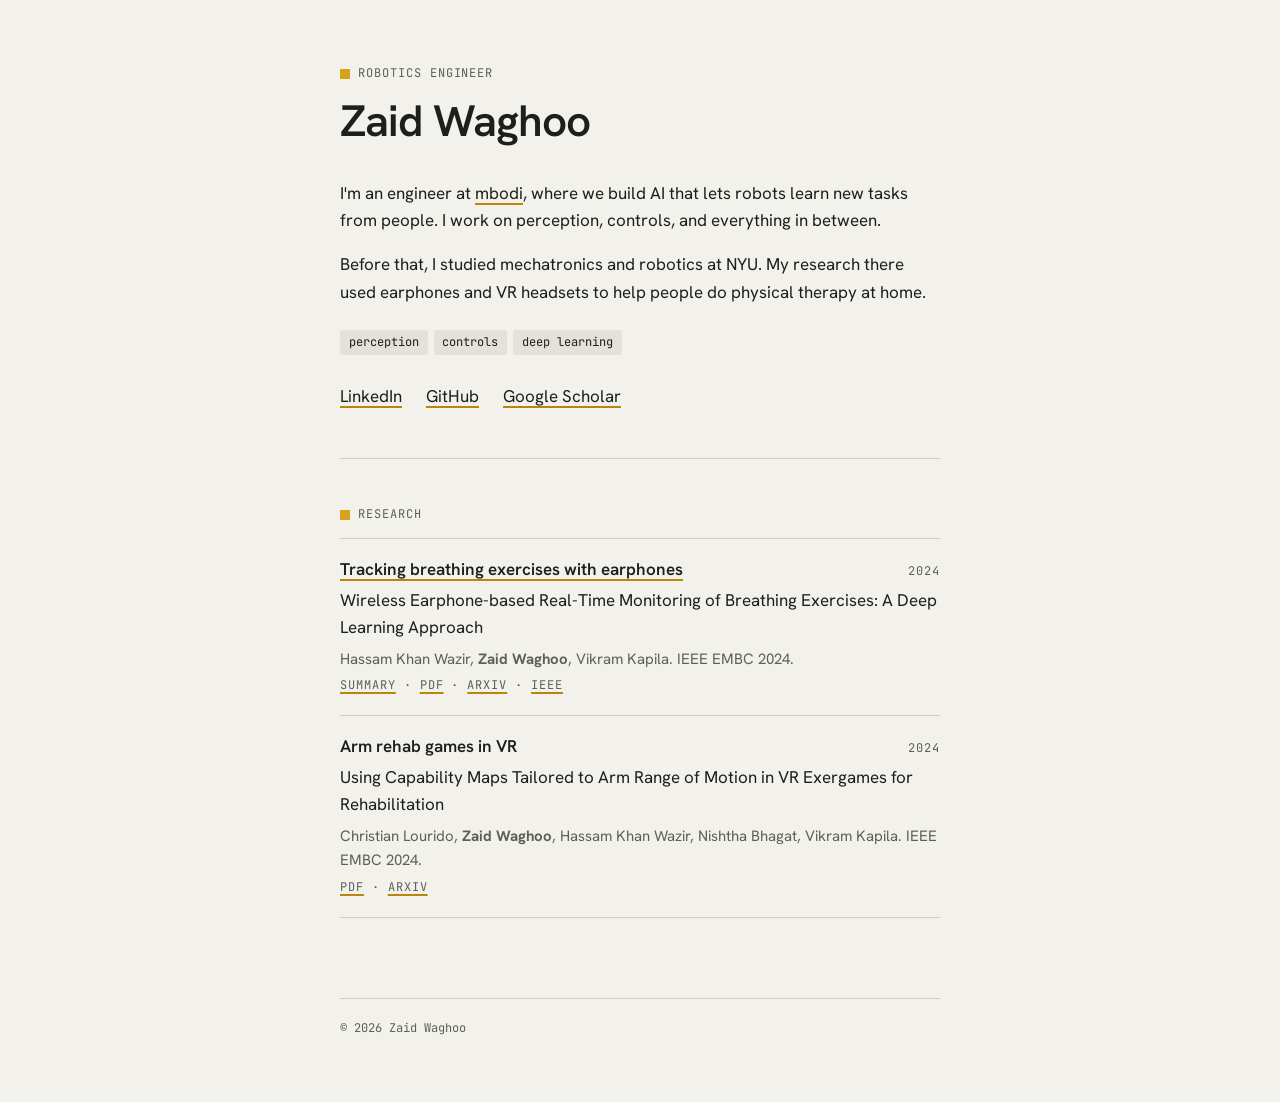
<file: index.html>
<!doctype html>
<html lang="en">
<head>
  <meta charset="utf-8">
  <meta name="viewport" content="width=device-width, initial-scale=1">
  <title>Zaid Waghoo · Robotics Engineer</title>
  <meta name="description" content="Zaid Waghoo is a robotics engineer at mbodi, working on perception, controls, and everything in between.">
  <link rel="canonical" href="https://zaid-waghoo.github.io/">
  <link rel="icon" href="/favicon.svg" type="image/svg+xml">
  <link rel="preload" href="/fonts/hanken-grotesk.woff2" as="font" type="font/woff2" crossorigin>
  <link rel="stylesheet" href="/css/style.css">

  <meta property="og:type" content="website">
  <meta property="og:title" content="Zaid Waghoo · Robotics Engineer">
  <meta property="og:description" content="Robotics engineer at mbodi. Perception, controls, and everything in between.">
  <meta property="og:url" content="https://zaid-waghoo.github.io/">
  <meta name="twitter:card" content="summary">

  <script type="application/ld+json">
  {
    "@context": "https://schema.org",
    "@type": "Person",
    "name": "Zaid Waghoo",
    "jobTitle": "Robotics Engineer",
    "worksFor": {"@type": "Organization", "name": "mbodi", "url": "https://www.mbodi.ai/"},
    "alumniOf": {"@type": "CollegeOrUniversity", "name": "New York University"},
    "url": "https://zaid-waghoo.github.io/",
    "sameAs": [
      "https://www.linkedin.com/in/zaid-waghoo/",
      "https://github.com/Zaid-Waghoo",
      "https://scholar.google.com/citations?user=TG5hWJEAAAAJ"
    ]
  }
  </script>
</head>
<body>
  <a class="skip-link" href="#main">Skip to content</a>

  <main id="main" class="page">
    <header class="intro">
      <p class="label marker">Robotics engineer</p>
      <h1>Zaid Waghoo</h1>
    </header>

    <p>I'm an engineer at <a href="https://www.mbodi.ai/">mbodi</a>, where we
      build AI that lets robots learn new tasks from people. I work on
      perception, controls, and everything in between.</p>

    <p>Before that, I studied mechatronics and robotics at NYU. My research
      there used earphones and VR headsets to help people do physical therapy
      at home.</p>

    <ul class="chips" aria-label="Areas">
      <li>perception</li>
      <li>controls</li>
      <li>deep learning</li>
    </ul>

    <ul class="links">
      <li><a href="https://www.linkedin.com/in/zaid-waghoo/">LinkedIn</a></li>
      <li><a href="https://github.com/Zaid-Waghoo">GitHub</a></li>
      <li><a href="https://scholar.google.com/citations?hl=en&amp;user=TG5hWJEAAAAJ">Google Scholar</a></li>
    </ul>

    <hr>

    <section aria-labelledby="research-heading">
      <h2 id="research-heading" class="label marker">Research</h2>
      <ul class="entry-list">
        <li>
          <div class="entry-head">
            <h3><a href="/projects/breath-monitoring/">Tracking breathing exercises with earphones</a></h3>
            <span class="label">2024</span>
          </div>
          <p>Wireless Earphone-based Real-Time Monitoring of Breathing Exercises: A Deep Learning Approach</p>
          <p class="meta">Hassam Khan Wazir, <strong>Zaid Waghoo</strong>, Vikram Kapila. IEEE EMBC 2024.</p>
          <p class="meta label">
            <a href="/projects/breath-monitoring/">Summary</a> ·
            <a href="/papers/wazir-waghoo-kapila-2024-earphone-breathing.pdf">PDF</a> ·
            <a href="https://arxiv.org/abs/2404.10310">arXiv</a> ·
            <a href="https://doi.org/10.1109/EMBC53108.2024.10782159">IEEE</a>
          </p>
        </li>
        <li>
          <div class="entry-head">
            <h3>Arm rehab games in VR</h3>
            <span class="label">2024</span>
          </div>
          <p>Using Capability Maps Tailored to Arm Range of Motion in VR Exergames for Rehabilitation</p>
          <p class="meta">Christian Lourido, <strong>Zaid Waghoo</strong>, Hassam Khan Wazir,
            Nishtha Bhagat, Vikram Kapila. IEEE EMBC 2024.</p>
          <p class="meta label">
            <a href="/papers/lourido-waghoo-2024-vr-capability-maps.pdf">PDF</a> ·
            <a href="https://arxiv.org/abs/2404.12504">arXiv</a>
          </p>
        </li>
      </ul>
    </section>

    <footer class="site-footer">
      <p>© 2026 Zaid Waghoo</p>
    </footer>
  </main>
</body>
</html>
</file>
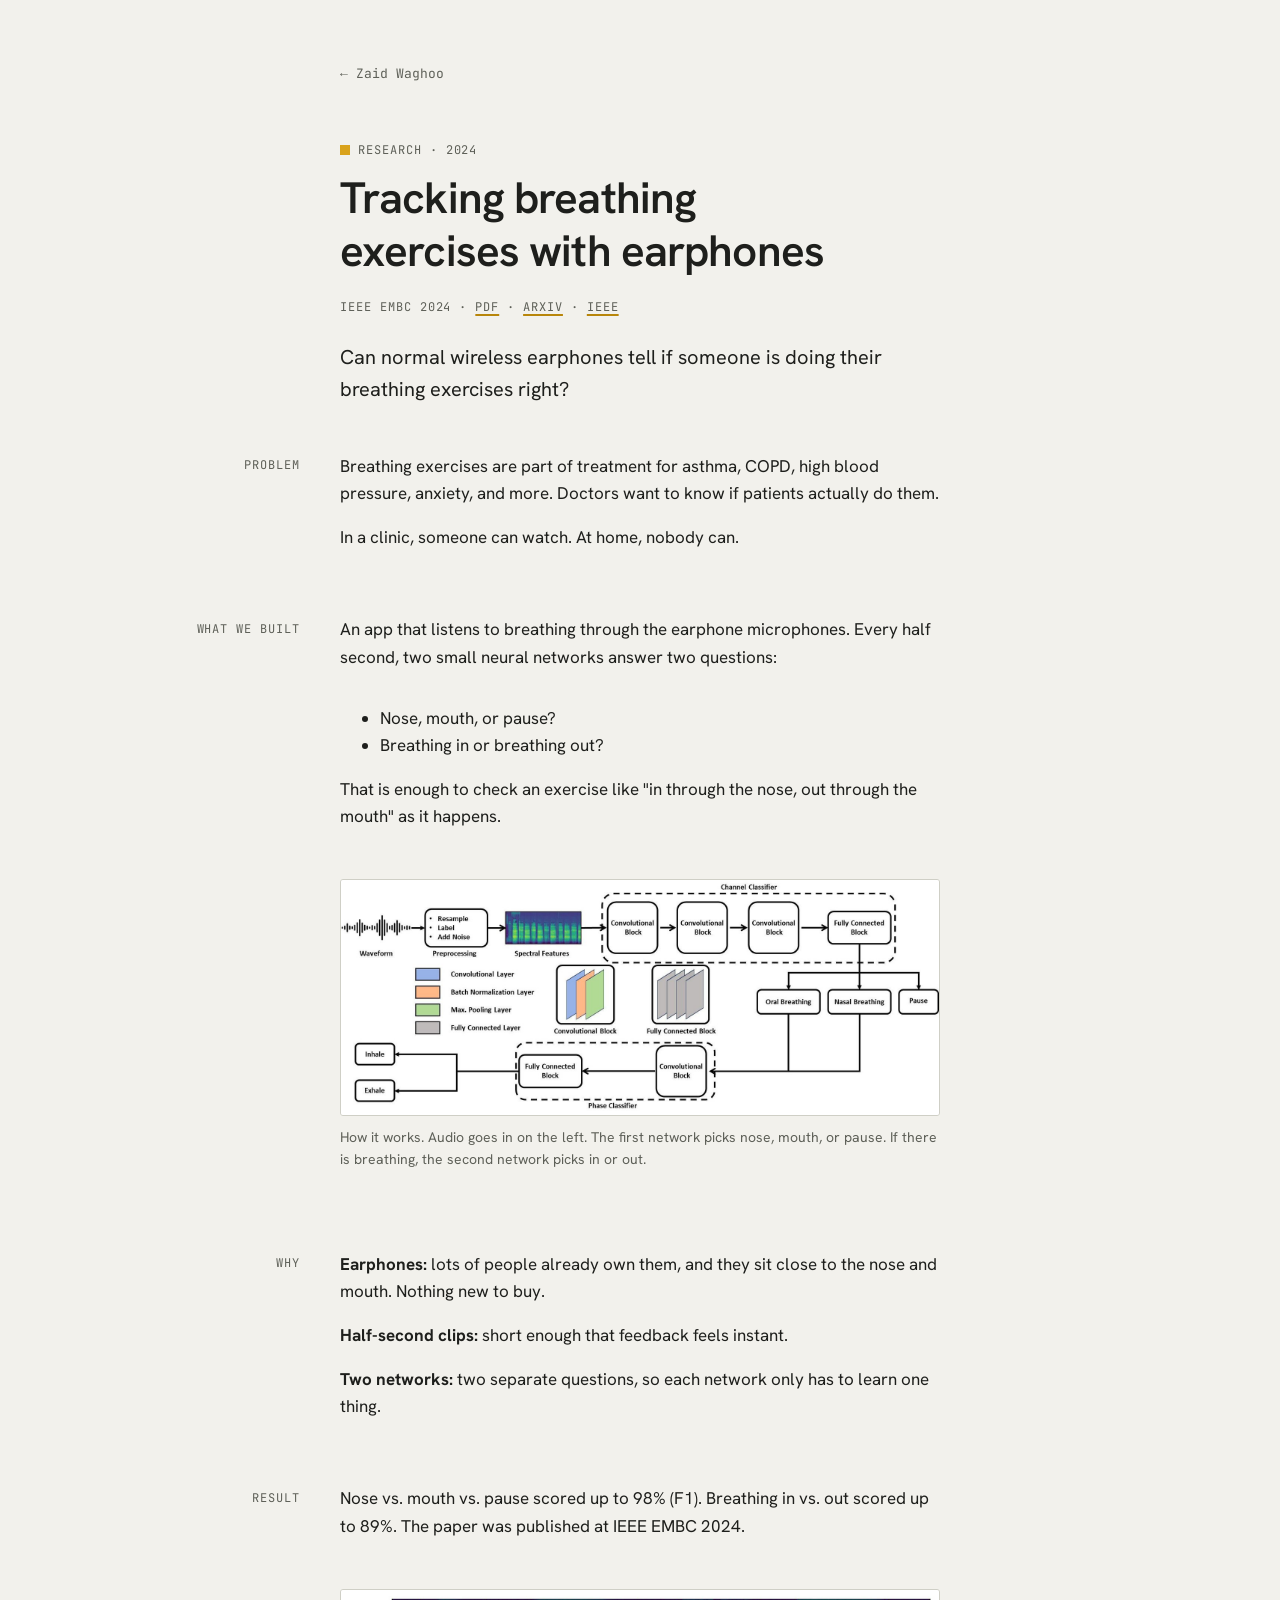
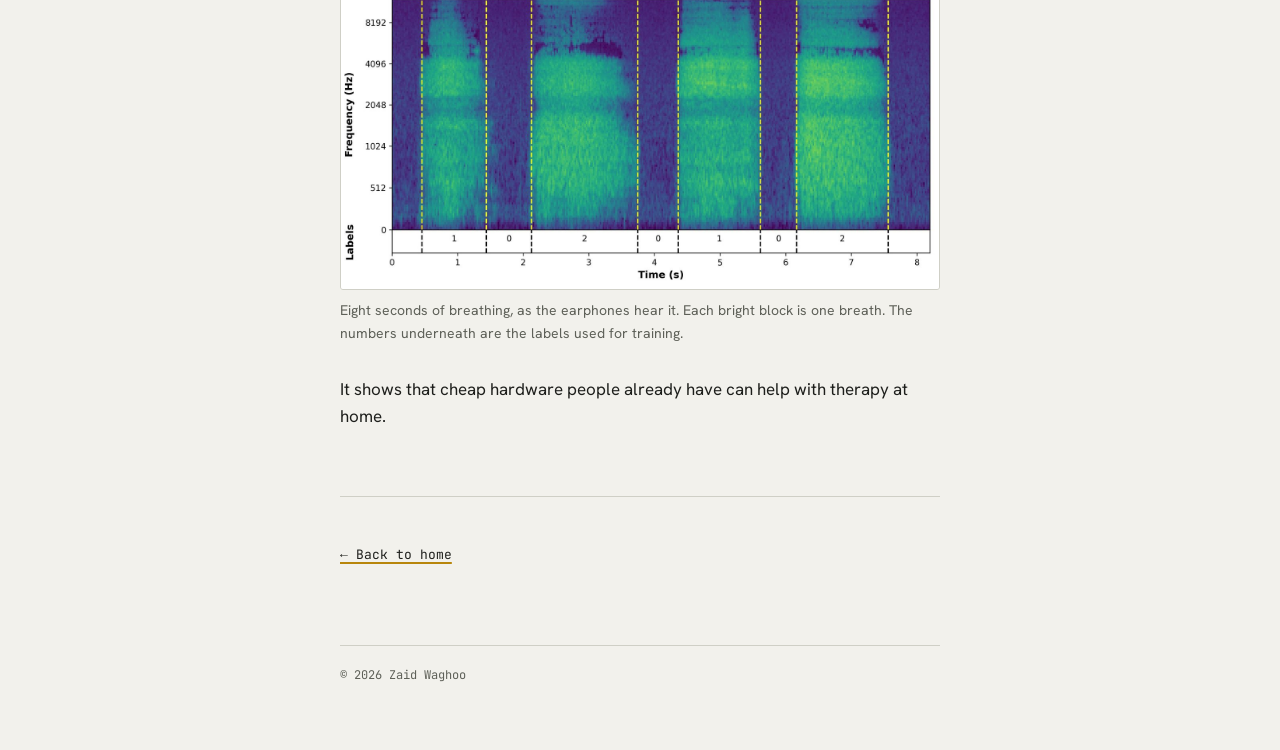
<file: projects/breath-monitoring/index.html>
<!doctype html>
<html lang="en">
<head>
  <meta charset="utf-8">
  <meta name="viewport" content="width=device-width, initial-scale=1">
  <title>Tracking Breathing Exercises with Earphones · Zaid Waghoo</title>
  <meta name="description" content="Using normal wireless earphones to check breathing exercises in real time. Research by Zaid Waghoo and colleagues, IEEE EMBC 2024.">
  <link rel="canonical" href="https://zaid-waghoo.github.io/projects/breath-monitoring/">
  <link rel="icon" href="/favicon.svg" type="image/svg+xml">
  <link rel="preload" href="/fonts/hanken-grotesk.woff2" as="font" type="font/woff2" crossorigin>
  <link rel="stylesheet" href="/css/style.css">

  <meta property="og:type" content="article">
  <meta property="og:title" content="Tracking Breathing Exercises with Earphones · Zaid Waghoo">
  <meta property="og:description" content="Real-time breathing exercise monitoring with wireless earphones. IEEE EMBC 2024.">
  <meta property="og:url" content="https://zaid-waghoo.github.io/projects/breath-monitoring/">
  <meta name="twitter:card" content="summary">

  <script type="application/ld+json">
  {
    "@context": "https://schema.org",
    "@type": "ScholarlyArticle",
    "headline": "Wireless Earphone-based Real-Time Monitoring of Breathing Exercises: A Deep Learning Approach",
    "author": [
      {"@type": "Person", "name": "Hassam Khan Wazir"},
      {"@type": "Person", "name": "Zaid Waghoo", "url": "https://zaid-waghoo.github.io/"},
      {"@type": "Person", "name": "Vikram Kapila"}
    ],
    "datePublished": "2024",
    "publisher": "IEEE",
    "isPartOf": "IEEE Engineering in Medicine and Biology Conference (EMBC) 2024",
    "sameAs": [
      "https://arxiv.org/abs/2404.10310",
      "https://doi.org/10.1109/EMBC53108.2024.10782159"
    ]
  }
  </script>
</head>
<body>
  <a class="skip-link" href="#main">Skip to content</a>

  <div class="page">
    <nav class="site-nav" aria-label="Site">
      <a href="/">← Zaid Waghoo</a>
    </nav>

    <main id="main">
      <header>
        <p class="label marker">Research · 2024</p>
        <h1>Tracking breathing exercises with earphones</h1>
        <p class="details label">
          IEEE EMBC 2024 ·
          <a href="/papers/wazir-waghoo-kapila-2024-earphone-breathing.pdf">PDF</a> ·
          <a href="https://arxiv.org/abs/2404.10310">arXiv</a> ·
          <a href="https://doi.org/10.1109/EMBC53108.2024.10782159">IEEE</a>
        </p>
        <p class="lede">Can normal wireless earphones tell if someone is doing
          their breathing exercises right?</p>
      </header>

      <section class="report-section">
        <h2>Problem</h2>
        <p>Breathing exercises are part of treatment for asthma, COPD, high
          blood pressure, anxiety, and more. Doctors want to know if patients
          actually do them.</p>
        <p>In a clinic, someone can watch. At home, nobody can.</p>
      </section>

      <section class="report-section">
        <h2>What we built</h2>
        <p>An app that listens to breathing through the earphone microphones.
          Every half second, two small neural networks answer two questions:</p>
        <ul>
          <li>Nose, mouth, or pause?</li>
          <li>Breathing in or breathing out?</li>
        </ul>
        <p>That is enough to check an exercise like "in through the nose, out
          through the mouth" as it happens.</p>
        <figure>
          <img src="/images/breath-monitoring/system-diagram.jpg" width="1600" height="628"
            alt="Diagram of the system. Earphone audio is cleaned up and turned into a spectrogram. A channel classifier labels it oral breathing, nasal breathing, or pause. For breathing, a phase classifier then labels it inhale or exhale."
            loading="lazy">
          <figcaption>How it works. Audio goes in on the left. The first network picks
            nose, mouth, or pause. If there is breathing, the second network picks in or out.</figcaption>
        </figure>
      </section>

      <section class="report-section">
        <h2>Why</h2>
        <p><strong>Earphones:</strong> lots of people already own them, and
          they sit close to the nose and mouth. Nothing new to buy.</p>
        <p><strong>Half-second clips:</strong> short enough that feedback feels
          instant.</p>
        <p><strong>Two networks:</strong> two separate questions, so each
          network only has to learn one thing.</p>
      </section>

      <section class="report-section">
        <h2>Result</h2>
        <p>Nose vs. mouth vs. pause scored up to 98% (F1). Breathing in vs. out
          scored up to 89%. The paper was published at IEEE EMBC 2024.</p>
        <figure>
          <img src="/images/breath-monitoring/spectrogram.jpg" width="1500" height="750"
            alt="Spectrogram of about eight seconds of breathing recorded by earphones. Bright bands show each breath, separated by dark pauses, with a label under each segment."
            loading="lazy">
          <figcaption>Eight seconds of breathing, as the earphones hear it. Each bright
            block is one breath. The numbers underneath are the labels used for training.</figcaption>
        </figure>
        <p>It shows that cheap hardware people already have can help with
          therapy at home.</p>
      </section>

      <hr>

      <nav class="pager" aria-label="Site">
        <a href="/">← Back to home</a>
      </nav>
    </main>

    <footer class="site-footer">
      <p>© 2026 Zaid Waghoo</p>
    </footer>
  </div>
</body>
</html>
</file>
<file: css/style.css>
/*
  Zaid Waghoo, personal site.
  One stylesheet for every page. No framework, no build step.

  Look: "workshop". Warm gray paper, a grotesk for reading, a mono for
  labels, and one safety-yellow marker borrowed from robot cells.

  1. Fonts
  2. Colors (light and dark)
  3. Base
  4. Layout
  5. Home page
  6. Project pages
  7. Placeholders
*/

/* 1. Fonts --------------------------------------------------------------
   Self-hosted, Latin only, so there are no requests to other sites. */

@font-face {
  font-family: "Hanken Grotesk";
  src: url("/fonts/hanken-grotesk.woff2") format("woff2");
  font-weight: 400 700;
  font-display: swap;
}

@font-face {
  font-family: "JetBrains Mono";
  src: url("/fonts/jetbrains-mono.woff2") format("woff2");
  font-weight: 400 600;
  font-display: swap;
}

/* 2. Colors ------------------------------------------------------------ */

:root {
  --paper: #f2f1ec;
  --ink: #1e1f1c;
  --muted: #5e6058;
  --rule: #cfcfc6;
  --chip: #e4e2d8;
  --marker: #d9a21b;   /* safety yellow, used for small markers only */
  --link-line: #b8860b;

  --sans: "Hanken Grotesk", system-ui, -apple-system, "Segoe UI", sans-serif;
  --mono: "JetBrains Mono", ui-monospace, "SFMono-Regular", Menlo, Consolas, monospace;

  color-scheme: light;
}

@media (prefers-color-scheme: dark) {
  :root {
    --paper: #1b1c19;
    --ink: #e8e7e0;
    --muted: #a3a59b;
    --rule: #3a3b35;
    --chip: #2a2b26;
    --marker: #e0b44a;
    --link-line: #e0b44a;
    color-scheme: dark;
  }
}

/* 3. Base -------------------------------------------------------------- */

*,
*::before,
*::after {
  box-sizing: border-box;
}

html {
  -webkit-text-size-adjust: 100%;
  text-size-adjust: 100%;
}

body {
  margin: 0;
  background: var(--paper);
  color: var(--ink);
  font-family: var(--sans);
  font-size: 1.0625rem;
  line-height: 1.6;
}

h1,
h2,
h3 {
  font-weight: 600;
  line-height: 1.2;
  margin: 0;
  text-wrap: balance;
}

h1 {
  font-size: clamp(2.25rem, 6vw, 2.75rem);
  letter-spacing: -0.02em;
}

h2 {
  font-size: 1.25rem;
}

h3 {
  font-size: 1.0625rem;
}

p {
  margin: 0 0 1em;
}

a {
  color: inherit;
  text-decoration-color: var(--link-line);
  text-decoration-thickness: 2px;
  text-underline-offset: 0.25em;
}

a:hover {
  text-decoration-color: currentColor;
}

a:focus-visible {
  outline: 2px solid var(--marker);
  outline-offset: 3px;
  border-radius: 2px;
}

img {
  display: block;
  max-width: 100%;
  height: auto;
}

hr {
  border: 0;
  border-top: 1px solid var(--rule);
  margin: 3rem 0;
}

/* Small mono labels: section names, dates, details lines */
.label {
  font-family: var(--mono);
  font-size: 0.75rem;
  font-weight: 400;
  letter-spacing: 0.08em;
  text-transform: uppercase;
  color: var(--muted);
}

/* A label with the yellow square in front of it */
.marker {
  display: flex;
  align-items: center;
  gap: 0.5rem;
}

.marker::before {
  content: "";
  width: 0.625rem;
  height: 0.625rem;
  background: var(--marker);
  flex-shrink: 0;
}

.skip-link {
  position: absolute;
  left: -999px;
  top: 0;
  padding: 0.5rem 1rem;
  background: var(--ink);
  color: var(--paper);
}

.skip-link:focus {
  left: 1rem;
  top: 1rem;
}

/* 4. Layout ------------------------------------------------------------ */

.page {
  max-width: 40rem;
  margin: 0 auto;
  padding: 4rem 1.25rem;
}

.site-nav {
  margin-bottom: 3.5rem;
  font-family: var(--mono);
  font-size: 0.8125rem;
}

.site-nav a {
  color: var(--muted);
  text-decoration: none;
}

.site-nav a:hover {
  color: var(--ink);
}

.site-footer {
  margin-top: 5rem;
  padding-top: 1.25rem;
  border-top: 1px solid var(--rule);
  color: var(--muted);
  font-family: var(--mono);
  font-size: 0.75rem;
}

.site-footer p {
  margin: 0;
}

/* 5. Home page --------------------------------------------------------- */

.intro h1 {
  margin-top: 0.75rem;
  margin-bottom: 2rem;
}

.chips {
  list-style: none;
  padding: 0;
  margin: 1.5rem 0 0;
  display: flex;
  flex-wrap: wrap;
  gap: 0.375rem;
}

.chips li {
  font-family: var(--mono);
  font-size: 0.75rem;
  background: var(--chip);
  padding: 0.2rem 0.55rem;
  border-radius: 3px;
}

.links {
  list-style: none;
  padding: 0;
  margin: 1.75rem 0 0;
  display: flex;
  flex-wrap: wrap;
  gap: 0.5rem 1.5rem;
}

section > .label {
  margin: 0 0 1rem;
}

.entry-list {
  list-style: none;
  padding: 0;
  margin: 0;
}

.entry-list > li {
  padding: 1.25rem 0;
  border-top: 1px solid var(--rule);
}

.entry-list > li:last-child {
  border-bottom: 1px solid var(--rule);
}

.entry-head {
  display: flex;
  justify-content: space-between;
  align-items: baseline;
  gap: 1rem;
}

.entry-head .label {
  flex-shrink: 0;
}

.entry-list p {
  margin: 0.35rem 0 0;
}

.meta {
  color: var(--muted);
  font-size: 0.9375rem;
}

.meta.label {
  font-size: 0.75rem;
}

/* 6. Project pages ----------------------------------------------------- */

.details {
  margin: 1.25rem 0 0;
}

.lede {
  font-size: 1.25rem;
  margin-top: 1.5rem;
}

.report-section {
  margin-top: 3rem;
}

.report-section > h2 {
  margin-bottom: 1rem;
}

figure {
  margin: 2rem 0;
}

figure img {
  background: #fff;   /* paper figures have white backgrounds, keep them readable in dark mode */
  border: 1px solid var(--rule);
  border-radius: 3px;
}

figcaption {
  margin-top: 0.6rem;
  color: var(--muted);
  font-size: 0.875rem;
}

.pager {
  display: flex;
  justify-content: space-between;
  gap: 1rem;
  flex-wrap: wrap;
  font-family: var(--mono);
  font-size: 0.8125rem;
}

/* On wide screens, section headings sit in the left margin like a spec sheet */
@media (min-width: 64rem) {
  .report-section {
    display: grid;
    grid-template-columns: 9rem 1fr;
    column-gap: 2.5rem;
    margin-left: -11.5rem;
  }

  .report-section > h2 {
    font-family: var(--mono);
    font-size: 0.75rem;
    font-weight: 400;
    letter-spacing: 0.08em;
    text-transform: uppercase;
    color: var(--muted);
    text-align: right;
    padding-top: 0.35rem;
  }

  .report-section > :not(h2) {
    grid-column: 2;
  }
}

/* 7. Placeholders -------------------------------------------------------
   Anything in a .placeholder box still needs real content.
   Search the code for "PLACEHOLDER" to find them all. */

.placeholder {
  border: 1px dashed var(--muted);
  padding: 0.75rem 1rem;
  color: var(--muted);
  font-style: italic;
}
</file>
